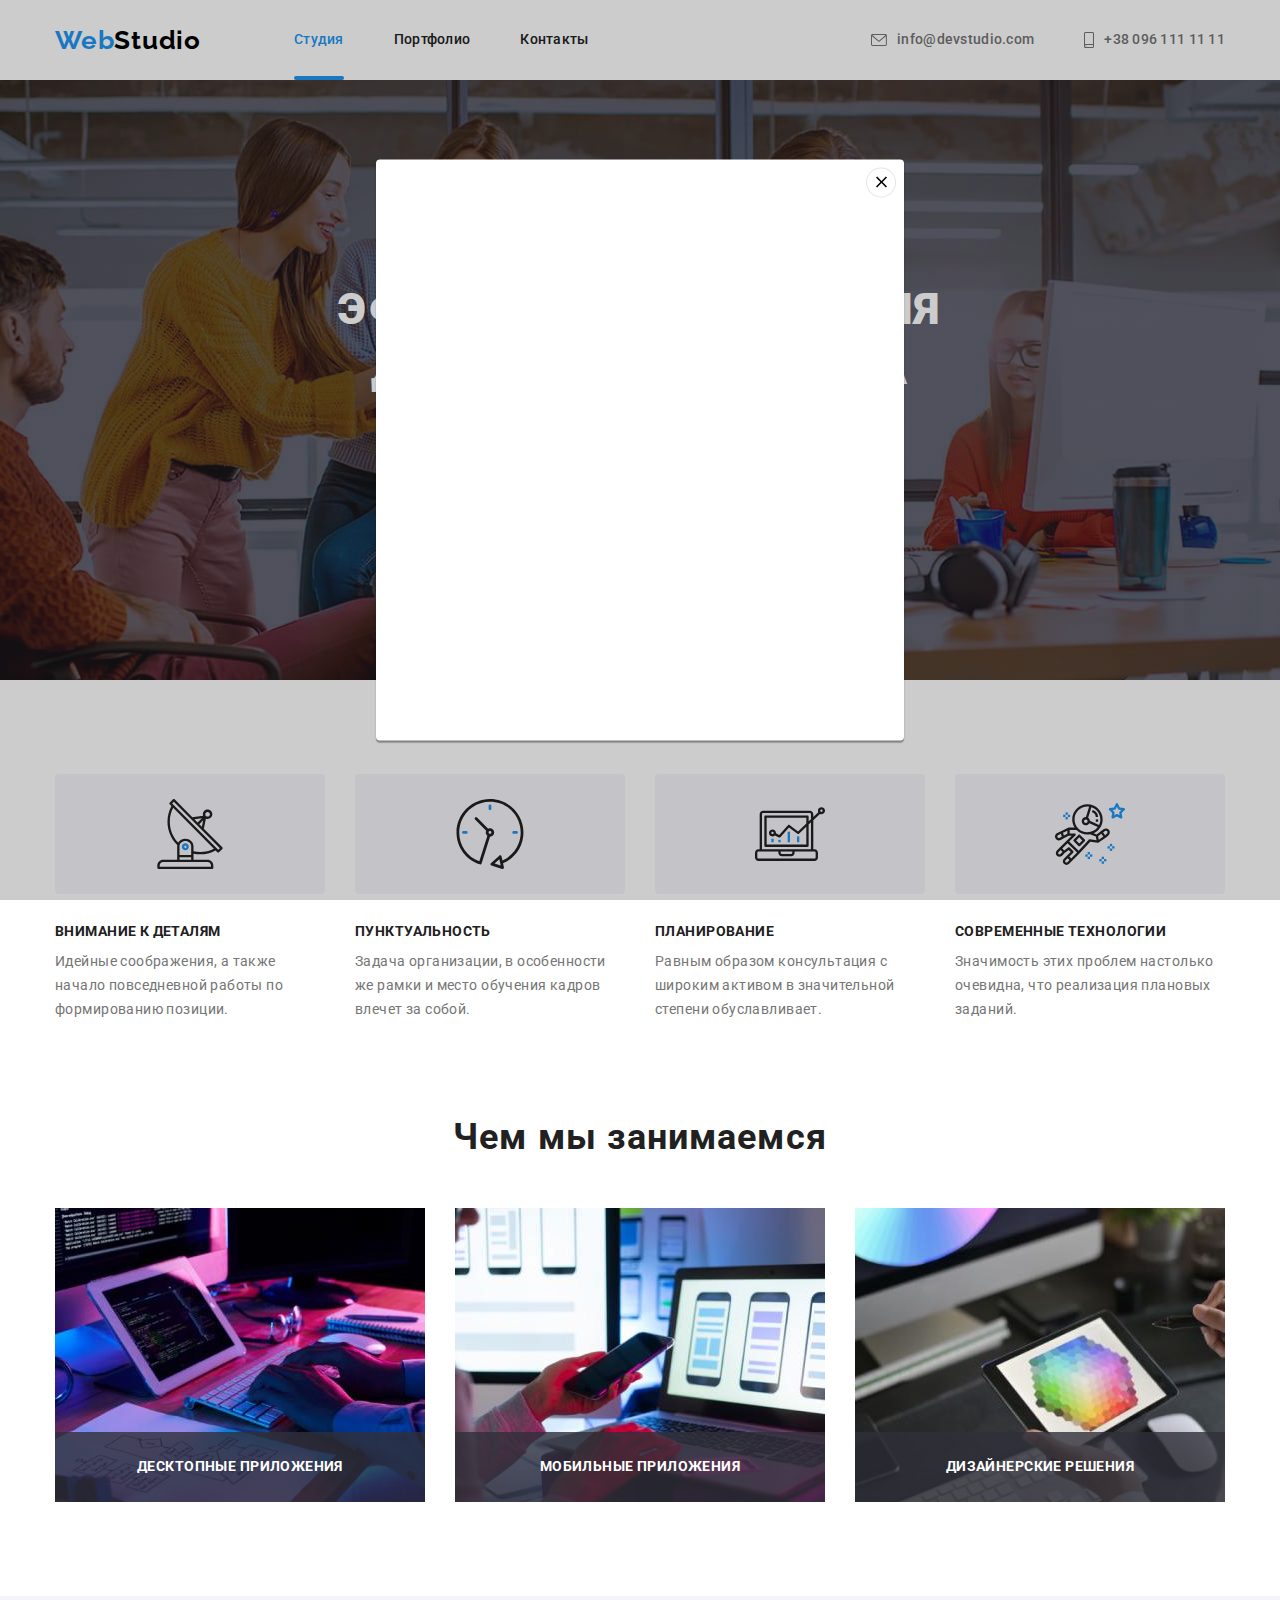
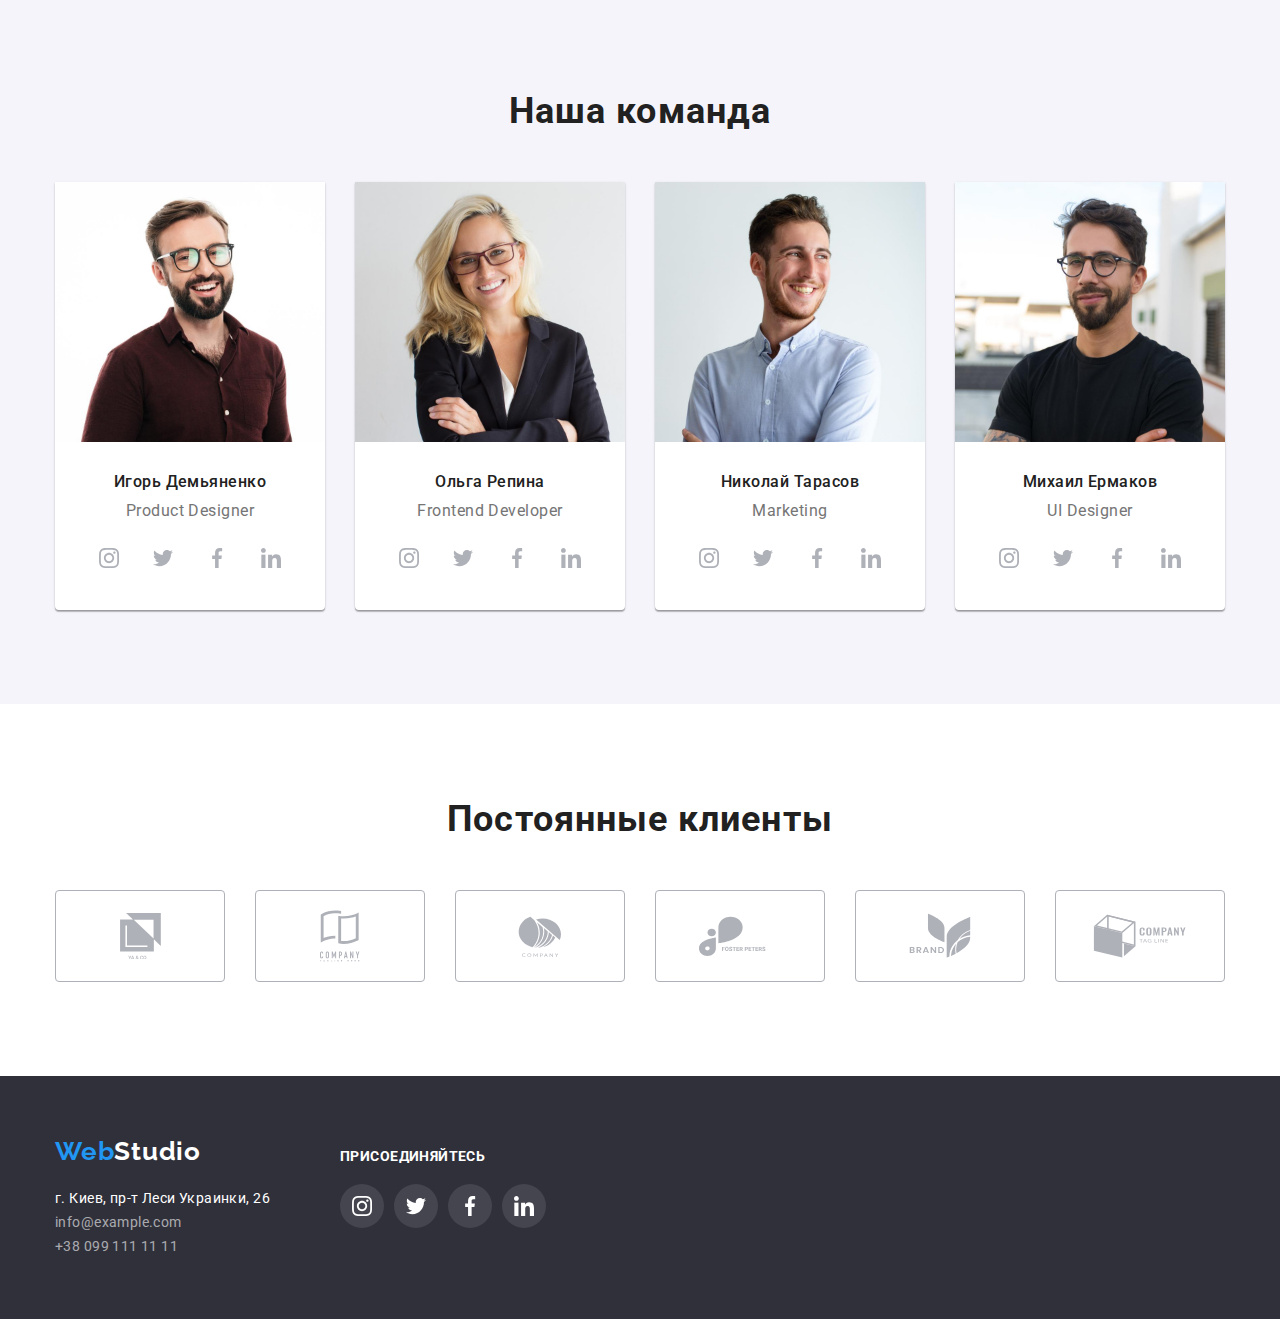
<file: index.html>
<!DOCTYPE html>
<html lang="ru">

<head>
    <meta charset="UTF-8">
    <meta http-equiv="X-UA-Compatible" content="IE=edge">
    <meta name="viewport" content="width=device-width, initial-scale=1.0">
    <title>Document</title>
    <link href="https://fonts.googleapis.com/css2?family=Raleway:wght@700&family=Roboto:wght@400;500;700;900&display=swap"
        rel="stylesheet">
    <link rel="stylesheet" href="https://cdnjs.cloudflare.com/ajax/libs/modern-normalize/0.2.0/modern-normalize.min.css">
    <link rel="stylesheet" href="./css/style.css">
</head>

<body>
    <header class="header">
        <div class="container header-content">
            <!--site nav-->
            <nav class="main-nav">
                <!--black logo-->
                <a class="black-logo" lang="en" href="./index.html">
                    <span class="black-logo-web">Web</span><span class="black-logo-studio">Studio</span>
                </a>
                <ul class="site-nav list">
                    <li class="site-nav-item">
                        <a href="./index.html" class="link current">Студия</a>
                    </li>
                    <li class="site-nav-item">
                        <a href="./portfolio.html" class="link">Портфолио</a>
                    </li>
                    <li class="site-nav-item">
                        <a href="" class="link">Контакты</a>
                    </li>
                </ul>
            </nav>
            <!--address-->
            <div class="box-header-address">
                <ul class="list header-address">
                    <li lang="en" class="header-address-item">
                        <a href="mailto:info@devstudio.com" class="link">
                            <svg class="ikon-envelope" width="16px" height="12px">
                                <use href="./img/svg/symbol-defs.svg#envelope"></use>
                            </svg>
                            <span>info@devstudio.com</span>
                        </a>
                    </li>
                    <li class="header-address-item">
                        <a href="tel:+380961111111" class="link">
                            <svg class="ikon-phone" width="10px" height="16px">
                                <use href="./img/svg/symbol-defs.svg#phone"></use>
                            </svg>
                            <span>+38 096 111 11 11</span>
                        </a>
                    </li>
                </ul>
            </div>
        </div>
    </header>
    <main>
        <!--hero-->
        <section class="hero section">
            <h1 class="hero-title">Эффективные решения для вашего бизнеса</h1>
            <button class="hero-button" type="button" data-modal-open>Заказать услугу</button>
        </section>
        
        <!--преимущества-->
        <section class="section">
            <div class="container">
                <ul class="advantage list">
                    <li class="item">
                        <div class="advantage-ikon">
                        <svg class="ikon-locator" width="70px" height="70px">
                            <use href="./img/svg/symbol-defs.svg#locator"></use>
                        </svg>
                        </div>
                        <h3 class="title" >Внимание к деталям</h3>
                        <p>Идейные соображения, а также начало повседневной работы по формированию позиции.</p>
                    </li>
                    <li class="item">
                        <div class="advantage-ikon">
                            <svg class="ikon-clock" width="70px" height="70px">
                                <use href="./img/svg/symbol-defs.svg#clock"></use>
                            </svg>
                        </div>
                        <h3 class="title" >Пунктуальность</h3>
                        <p>Задача организации, в особенности же рамки и место обучения кадров влечет за собой.</p>
                    </li>
                    <li class="item">
                        <div class="advantage-ikon">
                            <svg class="ikon-diagram" width="70px" height="70px">
                                <use href="./img/svg/symbol-defs.svg#diagram"></use>
                            </svg>
                        </div>
                        <h3 class="title" >Планирование</h3>
                        <p>Равным образом консультация с широким активом в значительной степени обуславливает.</p>
                    </li>
                    <li class="item">
                        <div class="advantage-ikon">
                            <svg class="ikon-astronaut" width="70px" height="70px">
                                <use href="./img/svg/symbol-defs.svg#astronaut"></use>
                            </svg>
                        </div>
                        <h3 class="title" >Современные технологии</h3>
                        <p>Значимость этих проблем настолько очевидна, что реализация плановых заданий.</p>
                    </li>
                </ul>
            </div>
        </section>
        <!--сфера деятельности-->
        <section class="section section-works">
            <div class="container">
                <h2 class="title works-title" >Чем мы занимаемся</h2>
                <ul class="list works-example">
                    <li class="item">
                        <img src="./img/work1.jpg" width="370" alt="человек набирает код на компьютере">
                        <h3 class="title">Десктопные приложения</h3>
                    </li>
                    <li class="item">
                        <img src="./img/work2.jpg" width="370" alt="человек держит телефон и работает за ноутбуком">
                        <h3 class="title">Мобильные приложения</h3>
                    </li>
                    <li class="item">
                        <img src="./img/work3.jpg" width="370" alt="человек работает с планшетом">
                        <h3 class="title">Дизайнерские решения</h3>
                    </li>
                </ul>
            </div>
        </section>
        <!--команда-->
        <section class="section team ">
            <div class="container">
                <h2 class="title" >Наша команда</h2>
                <ul class="list team-list">
                    <li class="item">
                        <div class="team-card">
                            <img class="teammate" src="./img/team1.jpg" width="270" alt="мужчина с бородой в очках">
                            <h3 class="title" >Игорь Демьяненко</h3>
                            <p lang="en" class="position">Product Designer</p>
                            <ul class="list social-list-light">
                                <li class="social-item">
                                    <a href="" class="social-link-light">
                                        <svg class="ikon-instagram" width="20px" height="20px">
                                            <use href="./img/svg/symbol-defs.svg#instagram"></use>
                                        </svg>
                                    </a>
                                </li>
                                <li class="social-item">
                                    <a href="" class="social-link-light">
                                        <svg class="ikon-twitter" width="20px" height="20px">
                                            <use href="./img/svg/symbol-defs.svg#twitter"></use>
                                        </svg>
                                    </a>
                                </li>
                                <li class="social-item">
                                    <a href="" class="social-link-light">
                                        <svg class="ikon-facebook" width="20px" height="20px">
                                            <use href="./img/svg/symbol-defs.svg#facebook"></use>
                                        </svg>
                                    </a>
                                </li>
                                <li class="social-item">
                                    <a href="" class="social-link-light">
                                        <svg class="ikon-linkedin" width="20px" height="20px">
                                            <use href="./img/svg/symbol-defs.svg#linkedin"></use>
                                        </svg>
                                    </a>
                                </li>
                            </ul>
                        </div>
                    </li>
                    <li class="item">
                        <div class="team-card">
                            <img class="teammate" src="./img/team2.jpg" width="270" alt="блондинка в очках">
                            <h3 class="title" >Ольга Репина</h3>
                            <p lang="en" class="position">Frontend Developer</p>
                            <ul class="list social-list-light">
                                <li class="social-item">
                                    <a href="" class="social-link-light">
                                        <svg class="ikon-instagram" width="20px" height="20px">
                                            <use href="./img/svg/symbol-defs.svg#instagram"></use>
                                        </svg>
                                    </a>
                                </li>
                                <li class="social-item">
                                    <a href="" class="social-link-light">
                                        <svg class="ikon-twitter" width="20px" height="20px">
                                            <use href="./img/svg/symbol-defs.svg#twitter"></use>
                                        </svg>
                                    </a>
                                </li>
                                <li class="social-item">
                                    <a href="" class="social-link-light">
                                        <svg class="ikon-facebook" width="20px" height="20px">
                                            <use href="./img/svg/symbol-defs.svg#facebook"></use>
                                        </svg>
                                    </a>
                                </li>
                                <li class="social-item">
                                    <a href="" class="social-link-light">
                                        <svg class="ikon-linkedin" width="20px" height="20px">
                                            <use href="./img/svg/symbol-defs.svg#linkedin"></use>
                                        </svg>
                                    </a>
                                </li>
                            </ul>
                        </div>
                    </li>
                    <li class="item">
                        <div class="team-card">
                            <img class="teammate" src="./img/team3.jpg" width="270" alt="парень в голубой рубашке">
                            <h3 class="title" >Николай Тарасов</h3>
                            <p lang="en" class="position">Marketing</p>
                            <ul class="list social-list-light">
                                <li class="social-item">
                                    <a href="" class="social-link-light">
                                        <svg class="ikon-instagram" width="20px" height="20px">
                                            <use href="./img/svg/symbol-defs.svg#instagram"></use>
                                        </svg>
                                    </a>
                                </li>
                                <li class="social-item">
                                    <a href="" class="social-link-light">
                                        <svg class="ikon-twitter" width="20px" height="20px">
                                            <use href="./img/svg/symbol-defs.svg#twitter"></use>
                                        </svg>
                                    </a>
                                </li>
                                <li class="social-item">
                                    <a href="" class="social-link-light">
                                        <svg class="ikon-facebook" width="20px" height="20px">
                                            <use href="./img/svg/symbol-defs.svg#facebook"></use>
                                        </svg>
                                    </a>
                                </li>
                                <li class="social-item">
                                    <a href="" class="social-link-light">
                                        <svg class="ikon-linkedin" width="20px" height="20px">
                                            <use href="./img/svg/symbol-defs.svg#linkedin"></use>
                                        </svg>
                                    </a>
                                </li>
                            </ul>
                        </div>
                    </li>
                    <li class="item">
                        <div class="team-card">
                            <img class="teammate" src="./img/team4.jpg" width="270" alt="парень с бородой в очках">
                            <h3 class="title" >Михаил Ермаков</h3>
                            <p lang="en" class="position">UI Designer</p>
                            <ul class="list social-list-light">
                                <li class="social-item">
                                    <a href="" class="social-link-light">
                                        <svg class="ikon-instagram" width="20px" height="20px">
                                            <use href="./img/svg/symbol-defs.svg#instagram"></use>
                                        </svg>
                                    </a>
                                </li>
                                <li class="social-item">
                                    <a href="" class="social-link-light">
                                        <svg class="ikon-twitter" width="20px" height="20px">
                                            <use href="./img/svg/symbol-defs.svg#twitter"></use>
                                        </svg>
                                    </a>
                                </li>
                                <li class="social-item">
                                    <a href="" class="social-link-light">
                                        <svg class="ikon-facebook" width="20px" height="20px">
                                            <use href="./img/svg/symbol-defs.svg#facebook"></use>
                                        </svg>
                                    </a>
                                </li>
                                <li class="social-item">
                                    <a href="" class="social-link-light">
                                        <svg class="ikon-linkedin" width="20px" height="20px">
                                            <use href="./img/svg/symbol-defs.svg#linkedin"></use>
                                        </svg>
                                    </a>
                                </li>
                            </ul>
                        </div>
                    </li>
                </ul>
            </div>
        </section>
        <section class="section client">
            <div class="container">
                <h2 class="title">Постоянные клиенты</h2>
                <ul class="list client-list">
                    <li class="client-item">
                        <a href="" class="client-link">
                            <svg class="ikon-client" width="41px" height="46.7px">
                                <use href="./img/svg/symbol-defs.svg#logo1"></use>
                            </svg>
                        </a>
                    </li>
                    <li class="client-item">
                        <a href="" class="client-link">
                            <svg class="ikon-client" width="40px" height="52px">
                                <use href="./img/svg/symbol-defs.svg#logo2"></use>
                            </svg>
                        </a>
                    </li>
                    <li class="client-item">
                        <a href="" class="client-link">
                            <svg class="ikon-client" width="43.46px" height="41.18px">
                                <use href="./img/svg/symbol-defs.svg#logo3"></use>
                            </svg>
                        </a>
                    </li>
                    <li class="client-item">
                        <a href="" class="client-link">
                            <svg class="ikon-client" width="84.44px" height="40.62px">
                                <use href="./img/svg/symbol-defs.svg#logo4"></use>
                            </svg>
                        </a>
                    </li>
                    <li class="client-item">
                        <a href="" class="client-link">
                            <svg class="ikon-client" width="62.54px" height="45.43px">
                                <use href="./img/svg/symbol-defs.svg#logo5"></use>
                            </svg>
                        </a>
                    </li>
                    <li class="client-item">
                        <a href="" class="client-link">
                            <svg class="ikon-client" width="93.79px" height="43.93px">
                                <use href="./img/svg/symbol-defs.svg#logo6"></use>
                            </svg>
                        </a>
                    </li>
                </ul>
            </div>
        </section>
    </main>
    <footer class="footer">
        <!--контакты-->
            <div class="container">
                <div class="footer-content">
                    <!--white logo-->
                    <a lang="en" href="./index.html" class="white-logo link">
                        <span class="white-logo-web">Web</span><span class="white-logo-studio">Studio</span>
                    </a>
                    <address>
                        <p>
                            <span class="footer-address">г. Киев, пр-т Леси Украинки, 26</span><br>
                            <a class="footer-mail" href="mailto:info@example.com">info@example.com</a>
                            <br>
                            <a class="footer-tel" href="tel:+380991111111">+38 099 111 11 11</a>
                        </p>
                    </address>
                </div>
                <div class="footer-social-link">
                    <h3 class="title">Присоединяйтесь</h3>
                    <ul class="list social-list-dark">
                        <li class="item social-item">
                            <a href="" class="social-link-dark">
                                <svg class="ikon-instagram" width="20px" height="20px">
                                    <use href="./img/svg/symbol-defs.svg#instagram"></use>
                                </svg>
                            </a>
                        </li>
                        <li class="social-item">
                            <a href="" class="social-link-dark">
                                <svg class="ikon-twitter" width="20px" height="20px">
                                    <use href="./img/svg/symbol-defs.svg#twitter"></use>
                                </svg>
                            </a>
                        </li>
                        <li class="social-item">
                            <a href="" class="social-link-dark">
                                <svg class="ikon-facebook" width="20px" height="20px">
                                    <use href="./img/svg/symbol-defs.svg#facebook"></use>
                                </svg>
                            </a>
                        </li>
                        <li class="social-item">
                            <a href="" class="social-link-dark">
                                <svg class="ikon-linkedin" width="20px" height="20px">
                                    <use href="./img/svg/symbol-defs.svg#linkedin"></use>
                                </svg>
                            </a>
                        </li>
                    </ul>
                </div>
            </div>
    </footer>
    <!---------------backdrop--------------------->
    <div class="backdrop" data-modal>
        <div class="modal">
            <button type="button" class="modal-close-btn" data-modal-close>
                <svg class="ikon-close" width="18px" height="18px" >
                    <use href="./img/svg/symbol-defs.svg#close"></use>
                </svg>
            </button>
        </div>
    </div>
    <script src="./js/modal.js"></script>
</body>

</html>
</file>
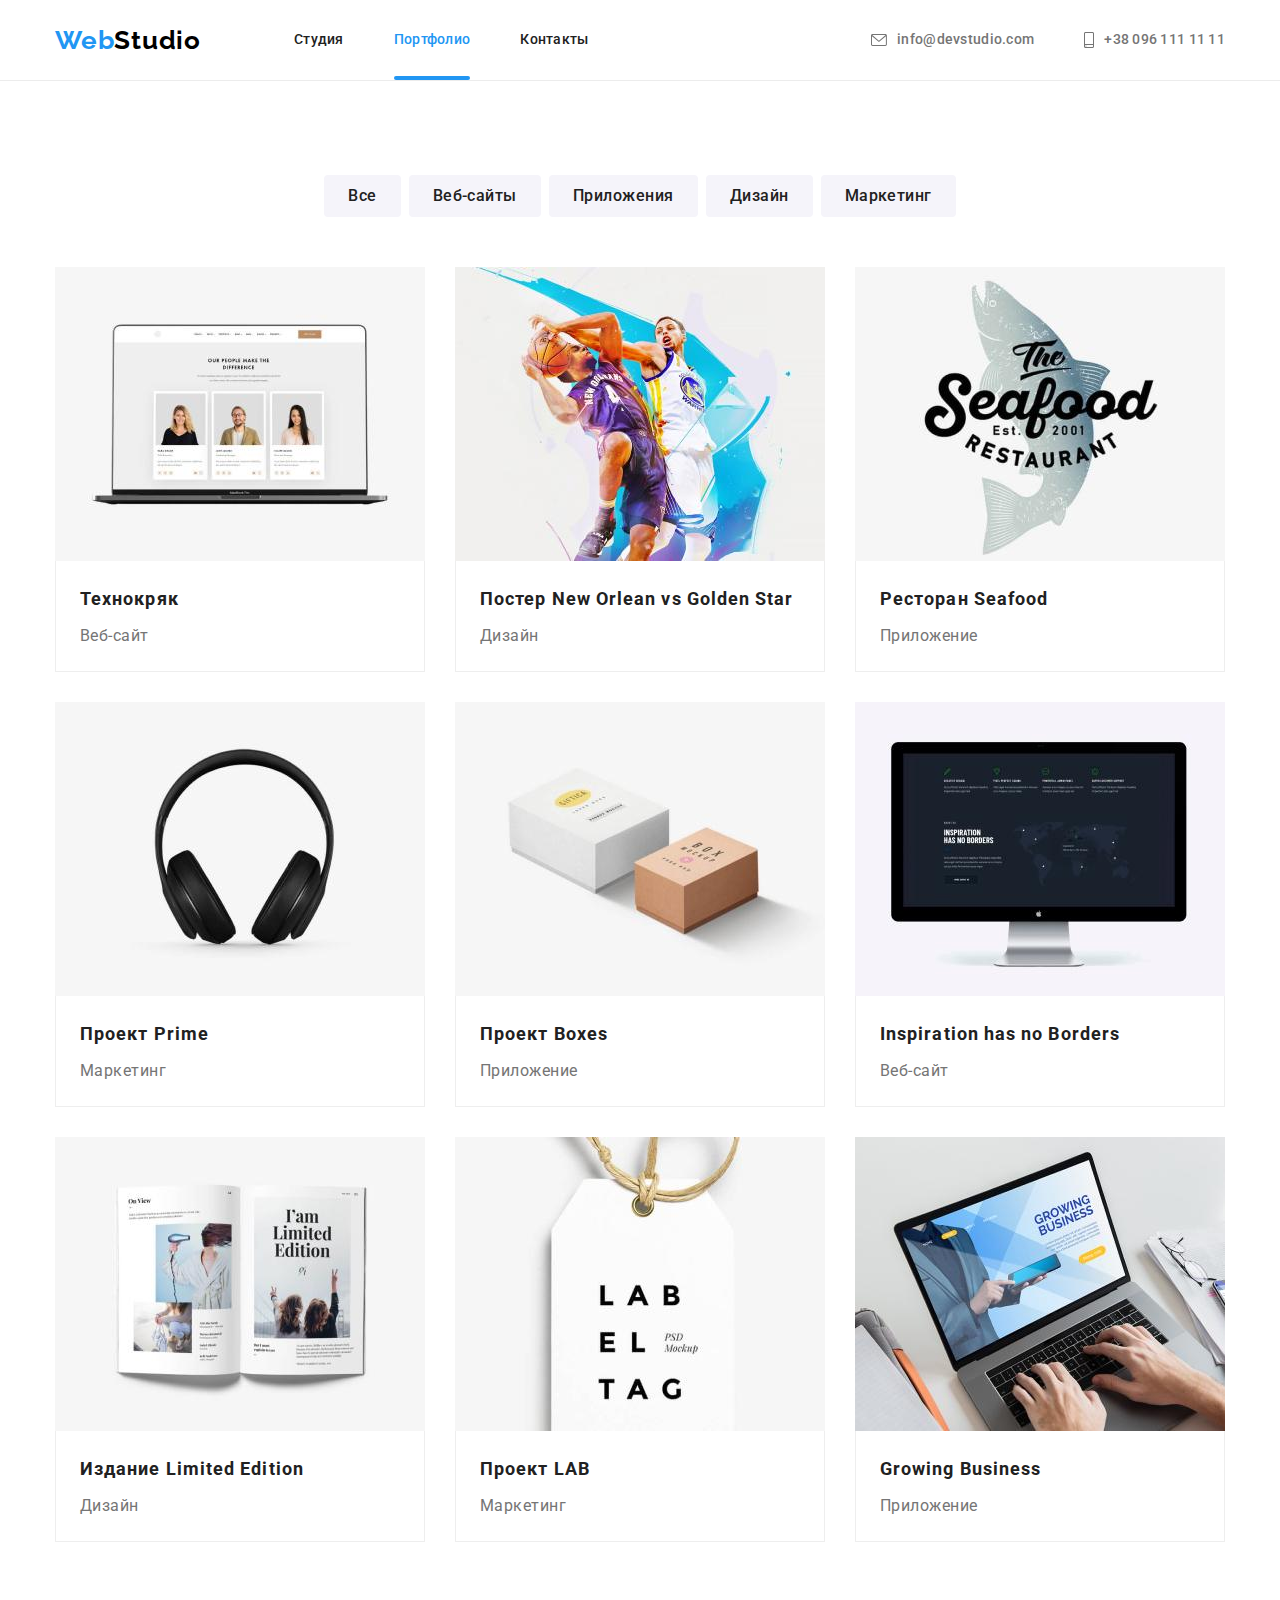
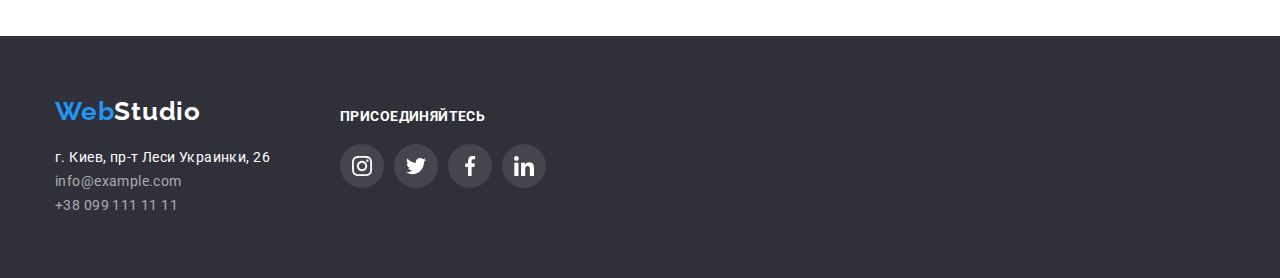
<file: portfolio.html>
<!DOCTYPE html>
<html lang="ru">

<head>
    <meta charset="UTF-8">
    <meta http-equiv="X-UA-Compatible" content="IE=edge">
    <meta name="viewport" content="width=device-width, initial-scale=1.0">
    <title>Document</title>
    <link href="https://fonts.googleapis.com/css2?family=Raleway:wght@700&family=Roboto:wght@400;500;700;900&display=swap"
        rel="stylesheet">
    <link rel="stylesheet" href="https://cdnjs.cloudflare.com/ajax/libs/modern-normalize/0.2.0/modern-normalize.min.css">
    <link rel="stylesheet" href="./css/style.css">
</head>

<body>
    <header class="header header-portfolio">
        <div class="container header-content">
            <!--site nav-->
            <nav class="main-nav">
                <!--black logo-->
                <a class="black-logo" lang="en" href="./index.html">
                    <span class="black-logo-web">Web</span><span class="black-logo-studio">Studio</span>
                </a>
                <ul class="site-nav list">
                    <li class="site-nav-item">
                        <a href="./index.html" class="link">Студия</a>
                    </li>
                    <li class="site-nav-item">
                        <a href="./portfolio.html" class="link current">Портфолио</a>
                    </li>
                    <li class="site-nav-item">
                        <a href="" class="link">Контакты</a>
                    </li>
                </ul>
            </nav>
            <!--address-->
            <div class="box-header-address">
                <ul class="list header-address">
                    <li lang="en" class="header-address-item">
                        <a href="mailto:info@devstudio.com" class="link">
                            <svg class="ikon-envelope" width="16px" height="12px">
                                <use href="./img/svg/symbol-defs.svg#envelope"></use>
                            </svg>
                            <span>info@devstudio.com</span>
                        </a>
                    </li>
                    <li class="header-address-item">
                        <a href="tel:+380961111111" class="link">
                            <svg class="ikon-phone" width="10px" height="16px">
                                <use href="./img/svg/symbol-defs.svg#phone"></use>
                            </svg>
                            <span>+38 096 111 11 11</span>
                        </a>
                    </li>
                </ul>
            </div>
        </div>
        </header>
    </header>
    <main>
        <!--Фильтр-->
        <section class="section">
            <div class="container">
                <ul class="work-filter list">
                    <li class="item">
                        <button type="button" class="button">Все</button>
                    </li>
                    <li class="item">
                        <button type="button" class="button">Веб-сайты</button>
                    </li>
                    <li class="item">
                        <button type="button" class="button">Приложения</button>
                    </li>
                    <li class="item">
                        <button type="button" class="button">Дизайн</button>
                    </li>
                    <li class="item">
                        <button type="button" class="button">Маркетинг</button>
                    </li>
                </ul>
            <!--Портфолио-->
                <h1 class="visually-hidden">Портфолио</h1>
                <ul class="list portfolio">
                    <li class="item">
                        <a class="portfolio-link" href="">
                            <div class="portfolio-description">
                                <img src="./img/refer1.jpg" alt="ноутбук">
                                <p class="text">Технокряк это современная площадка распространения коронавируса. Компании используют эту платформу для цифрового
                            шпионажа и атак на защищённые сервера конкурентов.</p>
                            </div>
                            <div class="card-text">
                                <h2 class="title">Технокряк</h2>
                                <p class="project-type">Веб-сайт</p>
                            </div>
                        </a>

                    </li>
                    <li class="item">
                        <a class="portfolio-link" href="">
                            <div class="portfolio-description">
                                <img src="./img/refer2.jpg" alt="два баскетболиста">
                                <p class="text">Технокряк это современная площадка распространения коронавируса. Компании используют эту платформу для
                                    цифрового
                                    шпионажа и атак на защищённые сервера конкурентов.</p>
                            </div>
                            <div class="card-text">
                                <h2 class="title">Постер New Orlean vs Golden Star</h2>
                                <p class="project-type">Дизайн</p>
                            </div>
                        </a>
                    </li>

                    <li class="item">
                        <a class="portfolio-link" href="">
                            <div class="portfolio-description">
                                <img src="./img/refer3.jpg" alt="логотип ресторана Seafood">
                                <p class="text">Технокряк это современная площадка распространения коронавируса. Компании используют эту платформу для
                                    цифрового
                                    шпионажа и атак на защищённые сервера конкурентов.</p>
                            </div>
                            <div class="card-text">
                                <h2 class="title">Ресторан Seafood</h2>
                                <p class="project-type">Приложение</p>
                            </div>
                        </a>
                    </li>

                    <li class="item">
                        <a class="portfolio-link" href="">
                            <div class="portfolio-description">
                                <img src="./img/refer4.jpg" alt="наушники">
                                <p class="text">Технокряк это современная площадка распространения коронавируса. Компании используют эту платформу для
                                    цифрового
                                    шпионажа и атак на защищённые сервера конкурентов.</p>
                            </div>
                            <div class="card-text">
                                <h2 class="title">Проект Prime</h2>
                                <p class="project-type">Маркетинг</p>
                            </div>
                        </a>
                    </li>

                    <li class="item">
                        <a class="portfolio-link" href="">
                            <div class="portfolio-description">
                                <img src="./img/refer5.jpg" alt="две коробки, белая и коричневая">
                                <p class="text">Технокряк это современная площадка распространения коронавируса. Компании используют эту платформу для
                                    цифрового
                                    шпионажа и атак на защищённые сервера конкурентов.</p>
                            </div>
                            <div class="card-text">
                                <h2 class="title">Проект Boxes</h2>
                                <p class="project-type">Приложение</p>
                            </div>
                        </a>
                    </li>

                    <li class="item">
                        <a class="portfolio-link" href="">
                            <div class="portfolio-description">
                                <img src="./img/refer6.jpg" alt="монитор компьютера">
                                <p class="text">Технокряк это современная площадка распространения коронавируса. Компании используют эту платформу для
                                    цифрового
                                    шпионажа и атак на защищённые сервера конкурентов.</p>
                            </div>
                            <div class="card-text">
                                <h2 class="title">Inspiration has no Borders</h2>
                                <p class="project-type">Веб-сайт</p>
                            </div>
                        </a>
                    </li>

                    <li class="item">
                        <a class="portfolio-link" href="">
                            <div class="portfolio-description">
                                <img src="./img/refer7.jpg" alt="открытая книга">
                                <p class="text">Технокряк это современная площадка распространения коронавируса. Компании используют эту платформу для
                                    цифрового
                                    шпионажа и атак на защищённые сервера конкурентов.</p>
                            </div>
                            <div class="card-text">
                                <h2 class="title">Издание Limited Edition</h2>
                                <p class="project-type">Дизайн</p>
                            </div>
                        </a>
                    </li>
                    
                    <li class="item">
                        <a class="portfolio-link" href="">
                            <div class="portfolio-description">
                                <img src="./img/refer8.jpg" alt="бирка на нитке с надписью LAB EL TAG">
                                <p class="text">Технокряк это современная площадка распространения коронавируса. Компании используют эту платформу для
                                    цифрового
                                    шпионажа и атак на защищённые сервера конкурентов.</p>
                            </div>
                            <div class="card-text">
                                <h2 class="title">Проект LAB</h2>
                                <p class="project-type">Маркетинг</p>
                            </div>
                        </a>
                    </li>

                    <li class="item">
                        <a class="portfolio-link" href="">
                            <div class="portfolio-description">
                                <img src="./img/refer9.jpg" alt="человек работающий за ноутбуком">
                                <p class="text">Технокряк это современная площадка распространения коронавируса. Компании используют эту платформу для
                                    цифрового
                                    шпионажа и атак на защищённые сервера конкурентов.</p>
                            </div>
                            <div class="card-text">
                                <h2 class="title">Growing Business</h2>
                                <p class="project-type">Приложение</p>
                            </div>
                        </a>
                    </li>
                </ul>
            </div>
        </section>
         
    </main>
    <footer class="footer">
        <!--контакты-->
        <div class="container">
            <div class="footer-content">
                <!--white logo-->
                <a lang="en" href="./index.html" class="white-logo link">
                    <span class="white-logo-web">Web</span><span class="white-logo-studio">Studio</span>
                </a>
                <address>
                    <p>
                        <span class="footer-address">г. Киев, пр-т Леси Украинки, 26</span><br>
                        <a class="footer-mail" href="mailto:info@example.com">info@example.com</a>
                        <br>
                        <a class="footer-tel" href="tel:+380991111111">+38 099 111 11 11</a>
                    </p>
                </address>
            </div>
            <div class="footer-social-link">
                <h3 class="title">Присоединяйтесь</h3>
                <ul class="list social-list-dark">
                    <li class="item social-item">
                        <a href="" class="social-link-dark">
                            <svg class="ikon-instagram" width="20px" height="20px">
                                <use href="./img/svg/symbol-defs.svg#instagram"></use>
                            </svg>
                        </a>
                    </li>
                    <li class="social-item">
                        <a href="" class="social-link-dark">
                            <svg class="ikon-twitter" width="20px" height="20px">
                                <use href="./img/svg/symbol-defs.svg#twitter"></use>
                            </svg>
                        </a>
                    </li>
                    <li class="social-item">
                        <a href="" class="social-link-dark">
                            <svg class="ikon-facebook" width="20px" height="20px">
                                <use href="./img/svg/symbol-defs.svg#facebook"></use>
                            </svg>
                        </a>
                    </li>
                    <li class="social-item">
                        <a href="" class="social-link-dark">
                            <svg class="ikon-linkedin" width="20px" height="20px">
                                <use href="./img/svg/symbol-defs.svg#linkedin"></use>
                            </svg>
                        </a>
                    </li>
                </ul>
            </div>
        </div>
    </footer>
</body>

</html>
</file>
<file: css/style.css>
html {
  box-sizing: border-box;
}
.visually-hidden {
  position: absolute !important;
  clip: rect(1px 1px 1px 1px);
  clip: rect(1px, 1px, 1px, 1px);
  padding: 0 !important;
  border: 0 !important;
  height: 1px !important;
  width: 1px !important;
  overflow: hidden;
}
*,
*::before,
*::after {
  box-sizing: border-box;
}
:root {
  --primary-text-color: #757575;
  --title-text-color: #212121;
  --accent-color: #2196f3;
}
h1,
h2,
h3,
h4,
h5,
h6,
p {
  margin: 0;
}
img {
  display: block;
  max-width: 100%;
  height: auto;
}
.list {
  list-style: none;
  padding-left: 0;
  margin: 0;
}
body {
  margin: 0;

  background-color: #ffffff;

  color: var(--primary-text-color);
  font-family: roboto, sans-serif;
  font-size: 14px;
  line-height: 1.71;
  letter-spacing: 0.03em;
}
/*==================ELEMENTS=====================*/
.container {
  width: 1200px;
  margin-left: auto;
  margin-right: auto;
  padding-left: 15px;
  padding-right: 15px;
}

.title {
  color: var(--title-text-color);
}
.section {
  padding-top: 94px;
  padding-bottom: 94px;
}

/*index.html*/

/*header*/
.header {
  background-color: #ffffff;
}

.header-content {
  display: flex;
  align-items: center;
}
/*logo*/
.black-logo {
  margin-right: 93px;
}

.black-logo,
.white-logo {
  font-family: Raleway, sans-serif;
  font-weight: bold;
  font-size: 26px;
  line-height: 1.19;
  letter-spacing: 0.03em;
  text-decoration: none;
}

.black-logo-web {
  color: #2196f3;
}
.black-logo-studio {
  color: #000000;
}
/*site nav*/
.main-nav {
  display: flex;
  align-items: center;
}
.site-nav {
  display: flex;
}

.site-nav-item:not(:last-child) {
  margin-right: 50px;
}
.site-nav .link {
  display: block;
  padding-top: 32px;
  padding-bottom: 32px;

  color: var(--title-text-color);
  text-decoration: none;
  font-weight: 500;
  font-size: 14px;
  line-height: 1.14;
  letter-spacing: 0.02em;

  transition: color 250ms;
  transition-timing-function: cubic-bezier(0.4, 0, 0.2, 1);
}

.site-nav .link:hover,
.site-nav .link:focus {
  color: var(--accent-color);
}
.site-nav .link.current {
  color: var(--accent-color);
}
.current {
  position: relative;
}
.current::after {
  content: '';
  position: absolute;
  display: block;
  width: 100%;
  height: 4px;
  bottom: 0;
  background-color: var(--accent-color);
  border-radius: 2px;
}
.ikon-envelope,
.ikon-phone {
  margin-right: 10px;
  fill: #757575;
  transition: fill 250ms;
  transition-timing-function: cubic-bezier(0.4, 0, 0.2, 1);
}
.header-address-item .link:hover .ikon-envelope,
.header-address-item .link:focus .ikon-envelope,
.header-address-item .link:hover .ikon-phone,
.header-address-item .link:focus .ikon-phone {
  fill: var(--accent-color);
}

.header-address-item .link {
  display: flex;
  align-items: center;
}

/*address*/
.box-header-address {
  margin-left: auto;
}
.header-address {
  display: flex;
}
.header-address-item:not(:last-child) {
  margin-right: 50px;
}

.header-address .link {
  font-weight: 500;
  font-size: 14px;
  line-height: 1.14;
  letter-spacing: 0.02em;
  color: #757575;

  text-decoration: none;
  transition: color 250ms;
  transition-timing-function: cubic-bezier(0.4, 0, 0.2, 1);
}
.header-address .link:hover,
.header-address .link:focus {
  color: var(--accent-color);
}

/*============================MAIN====================================*/

/*=============================HERO==================================*/
.hero {
  padding-top: 200px;
  padding-bottom: 200px;
  text-align: center;
  background-color: #2f303a;
  background-image: linear-gradient(to right, rgba(47, 48, 58, 0.4), rgba(47, 48, 58, 0.4)),
    url(../img/herobg.jpg);
  max-width: 1600px;
  height: 600px;
  background-position: center;
  background-size: cover;
  margin-left: auto;
  margin-right: auto;
}
.hero-title {
  width: 694px;
  margin-left: auto;
  margin-right: auto;
  margin-bottom: 30px;

  color: #ffffff;
  font-weight: 900;
  font-size: 44px;
  line-height: 1.36;
  text-align: center;
  letter-spacing: 0.06em;
  text-transform: uppercase;
}
.hero-button {
  min-width: 200px;
  background-color: #2196f3;
  box-shadow: 0px 4px 4px rgba(0, 0, 0, 0.15);
  border-radius: 4px;

  padding: 10px 32px;

  color: #ffffff;
  font-style: normal;
  font-weight: bold;
  font-size: 16px;
  line-height: 1.87;
  letter-spacing: 0.06em;

  cursor: pointer;
  transition: background-color 250ms;
  transition-timing-function: cubic-bezier(0.4, 0, 0.2, 1);
}
.hero-button:hover,
.hero-button:focus {
  background: #188ce8;
}
/*===========================ПРЕИМУЩЕСТВА==========================*/

.advantage {
  display: flex;
  flex-wrap: wrap;
  margin-left: -30px;
  margin-top: -30px;
}
.advantage-ikon {
  display: flex;
  height: 120px;
  justify-content: center;
  align-items: center;
  background: #f5f4fa;
  border-radius: 4px;

  margin-bottom: 30px;
}
.advantage .item {
  flex-basis: calc((100% - 30px * 4) / 4);
  margin-left: 30px;
  margin-top: 30px;
}

.advantage .title {
  margin-bottom: 10px;

  font-weight: bold;
  font-size: 14px;
  line-height: 1.14;
  letter-spacing: 0.03em;
  text-transform: uppercase;
}

/*=======================СФЕРА ДЕЯТЕЛЬНОСТИ=======================*/
.works-title {
  margin-left: auto;
  margin-right: auto;
}

.section-works {
  padding-top: 0;
}
.works-title,
.team .title {
  margin-bottom: 50px;

  font-weight: bold;
  font-size: 36px;
  line-height: 1.17;
  text-align: center;
  letter-spacing: 0.03em;
}
.works-example {
  display: flex;
  flex-wrap: wrap;
  margin-left: -30px;
  margin-top: -30px;
}
.works-example .item {
  flex-basis: calc((100% - 30px * 3) / 3);
  margin-left: 30px;
  margin-top: 30px;

  position: relative;
}
.works-example .title {
  position: absolute;
  left: 0;
  bottom: 0;
  width: 100%;
  background: rgba(47, 48, 58, 0.8);
  padding-top: 27px;
  padding-bottom: 27px;

  font-weight: bold;
  font-size: 14px;
  line-height: 1.14;
  text-align: center;
  letter-spacing: 0.03em;
  text-transform: uppercase;

  color: #ffffff;
}

/*===========================TEAM============================*/
.team {
  background-color: #f5f4fa;
}
.team-card {
  background-color: #ffffff;
  box-shadow: 0px 1px 3px rgba(0, 0, 0, 0.12), 0px 1px 1px rgba(0, 0, 0, 0.14),
    0px 2px 1px rgba(0, 0, 0, 0.2);
  border-radius: 0px 0px 4px 4px;
}

.team-card .title {
  margin-bottom: 10px;

  font-weight: 500;
  font-size: 16px;
  line-height: 1.19;
  text-align: center;
  letter-spacing: 0.03em;
}
.teammate {
  margin-bottom: 30px;
}
.team-list {
  display: flex;
  flex-wrap: wrap;
  margin-left: -30px;
  margin-top: -30px;
}
.team-list .item {
  flex-basis: calc((100% - 30px * 4) / 4);
  margin-top: 30px;
  margin-left: 30px;
}

.social-list-light {
  display: flex;
  justify-content: space-between;
  padding-bottom: 30px;
  padding-left: 32px;
  padding-right: 32px;
}

.social-link-light {
  display: flex;
  justify-content: center;
  align-items: center;
  width: 44px;
  height: 44px;
  border-radius: 50%;
  fill: #afb1b8;
  transition: background-color 250ms;
  transition-timing-function: cubic-bezier(0.4, 0, 0.2, 1);
}
.social-link-light:hover,
.social-link-light:focus {
  background-color: var(--accent-color);
}
.ikon-instagram,
.ikon-twitter,
.ikon-facebook,
.ikon-linkedin,
.ikon-instagram,
.ikon-twitter,
.ikon-facebook,
.ikon-linkedin {
  transition: fill 250ms;
  transition-timing-function: cubic-bezier(0.4, 0, 0.2, 1);
}
.social-link-light:hover .ikon-instagram,
.social-link-light:hover .ikon-twitter,
.social-link-light:hover .ikon-facebook,
.social-link-light:hover .ikon-linkedin,
.social-link-light:focus .ikon-instagram,
.social-link-light:focus .ikon-twitter,
.social-link-light:focus .ikon-facebook,
.social-link-light:focus .ikon-linkedin {
  fill: #ffffff;
}

.team-card .position {
  margin-bottom: 16px;

  font-size: 16px;
  line-height: 1.19;
  text-align: center;
  letter-spacing: 0.03em;
}

/*===========================CLIENTS=========================*/
.client .title {
  margin-bottom: 50px;

  font-weight: bold;
  font-size: 36px;
  line-height: 1.17;
  text-align: center;
  letter-spacing: 0.03em;

  color: #212121;
}
.client-list {
  display: flex;
  justify-content: space-between;
}
.client-item {
  display: flex;
}
.client-link {
  display: flex;
  justify-content: center;
  align-items: center;
  width: 170px;
  height: 92px;
  fill: #afb1b8;
  border: 1px solid #afb1b8;
  box-sizing: border-box;
  border-radius: 4px;
  transition: border-color 250ms;
  transition-timing-function: cubic-bezier(0.4, 0, 0.2, 1);
}
.client-link:hover,
.client-link:focus {
  border-color: var(--accent-color);
}
.ikon-client,
.ikon-client {
  transition: fill 250ms;
  transition-timing-function: cubic-bezier(0.4, 0, 0.2, 1);
}
.client-link:hover .ikon-client,
.client-link:focus .ikon-client {
  fill: var(--accent-color);
}

/*=============================FOOTER===============================*/
.footer {
  background-color: #2f303a;
}
.footer-content {
  padding-top: 60px;
  padding-bottom: 60px;
}
/*logo*/
.white-logo {
  display: inline-block;
  margin-bottom: 20px;
}
.white-logo-web {
  color: #2196f3;
}
.white-logo-studio {
  color: #ffffff;
}
/*address*/
.footer .link {
  display: inline-block;

  text-decoration: none;
}

.footer-address {
  margin-bottom: 9px;
  color: #ffffff;
  font-style: normal;
}
.footer-mail {
  margin-bottom: 9px;
}
.footer-mail,
.footer-tel {
  font-style: normal;
  color: rgba(255, 255, 255, 0.6);
  font-size: 14px;
  line-height: 1.71;
  letter-spacing: 0.03em;
  text-decoration: none;
  transition: color 250ms;
  transition-timing-function: cubic-bezier(0.4, 0, 0.2, 1);
}

.footer-mail:hover,
.footer-mail:focus,
.footer-tel:hover,
.footer-tel:focus {
  color: var(--accent-color);
}
.footer .container {
  display: flex;
}
.social-list-dark {
  display: flex;
}
.social-list-dark .social-item:not(:last-child) {
  margin-right: 10px;
}
.footer-social-link {
  padding-top: 72px;
  margin-left: 70px;
}
.footer-social-link .title {
  margin-bottom: 20px;
  font-weight: bold;
  font-size: 14px;
  line-height: 16px;
  letter-spacing: 0.03em;
  text-transform: uppercase;
  color: #ffffff;
}

.social-link-dark {
  display: flex;
  justify-content: center;
  align-items: center;
  width: 44px;
  height: 44px;
  border-radius: 50%;
  background: rgba(255, 255, 255, 0.1);
  fill: #ffffff;
  transition: background-color 250ms;
  transition-timing-function: cubic-bezier(0.4, 0, 0.2, 1);
}
.social-link-dark:hover,
.social-link-dark:focus {
  background-color: var(--accent-color);
}

/*======================PORTFOLIO.HTML========================*/

/*========================FILTER=============================*/
.button {
  padding: 6px 22px;

  border-radius: 4px;
  border-color: rgba(245, 244, 250, 0);

  color: var(--title-text-color);
  font-weight: 500;
  font-size: 16px;
  line-height: 1.62;
  text-align: center;
  letter-spacing: 0.03em;

  background-color: #f5f4fa;

  cursor: pointer;
}

.work-filter {
  display: flex;
  justify-content: center;

  margin-bottom: 50px;
}
.work-filter .item:not(:last-child) {
  margin-right: 8px;
}
.work-filter .item:hover,
.work-filter .item:focus {
  box-shadow: 0px 3px 1px rgba(0, 0, 0, 0.1), 0px 1px 2px rgba(0, 0, 0, 0.08),
    0px 2px 2px rgba(0, 0, 0, 0.12);
}
.work-filter .item {
  transition: box-shadow 250ms;
  transition-timing-function: cubic-bezier(0.4, 0, 0.2, 1);
}

.work-filter .button:hover,
.work-filter .button:focus {
  background-color: var(--accent-color);
  color: #ffffff;
}
.work-filter .button {
  transition: background-color 250ms, color 250ms;
  transition-timing-function: cubic-bezier(0.4, 0, 0.2, 1);
}
/*==========================PORTFOLIO========================*/
.header-portfolio {
  border-bottom: 1px solid #ececec;
}

.portfolio {
  display: flex;
  flex-wrap: wrap;
  margin-left: -30px;
  margin-top: -30px;
}
.portfolio > .item {
  flex-basis: calc((100% - 30px * 3) / 3);

  margin-left: 30px;
  margin-top: 30px;

  transition: box-shadow 250ms;
  transition-timing-function: cubic-bezier(0.4, 0, 0.2, 1);
}
.portfolio > .item:hover,
.portfolio > .item:focus {
  box-shadow: 0px 1px 1px rgba(0, 0, 0, 0.12), 0px 4px 4px rgba(0, 0, 0, 0.06),
    1px 4px 6px rgba(0, 0, 0, 0.16);
}

.portfolio-link {
  text-decoration: none;
  color: inherit;
}
.portfolio-description {
  position: relative;
  overflow: hidden;
}
.portfolio-description .text {
  transform: translateY(100%);
  position: absolute;
  top: 0;
  left: 0;
  height: 100%;
  padding-top: 63px;
  padding-right: 24px;
  padding-bottom: 63px;
  padding-left: 24px;

  overflow: auto;

  background: rgba(33, 150, 243, 0.9);

  font-size: 18px;
  line-height: 1.56;
  letter-spacing: 0.03em;

  color: #ffffff;

  transition: transform 250ms;
  transition-timing-function: cubic-bezier(0.4, 0, 0.2, 1);
}
.portfolio-link:hover .portfolio-description .text,
.portfolio-link:focus .portfolio-description .text {
  transform: translateY(0%);
}
.portfolio-link .title {
  font-weight: bold;
  font-size: 18px;
  line-height: 2;
  letter-spacing: 0.06em;
}
.card-text {
  padding: 20px 24px;
  border-width: 10px;
  border-left: 1px solid #eeeeee;
  border-right: 1px solid #eeeeee;
  border-bottom: 1px solid #eeeeee;
}
.project-type {
  margin-top: 4px;

  font-size: 16px;
  line-height: 1.87;
  letter-spacing: 0.03em;
}
/*==================================BACKDROP================================*/
.backdrop {
  position: fixed;
  top: 0;
  left: 0;
  width: 100%;
  height: 100%;

  background: rgba(0, 0, 0, 0.2);

  z-index: 100;

  transition: opacity 250ms, visibility 250ms;
  transition-timing-function: cubic-bezier(0.4, 0, 0.2, 1);
}

.modal {
  position: absolute;
  top: 50%;
  left: 50%;
  transform: translate(-50%, -50%);
  width: 528px;
  min-height: 581px;

  background: #ffffff;
  box-shadow: 0px 1px 3px rgba(0, 0, 0, 0.12), 0px 1px 1px rgba(0, 0, 0, 0.14),
    0px 2px 1px rgba(0, 0, 0, 0.2);
  border-radius: 4px;
}
.modal-close-btn {
  right: 8px;
  top: 8px;
  position: absolute;

  display: flex;
  align-items: center;
  justify-content: center;

  background: #ffffff;
  border: 1px solid rgba(0, 0, 0, 0.1);
  padding: 0;
  width: 30px;
  height: 30px;
  border-radius: 50%;
  cursor: pointer;
}

.is-hidden {
  opacity: 0;
  visibility: hidden;
  pointer-events: none;
}
</file>
